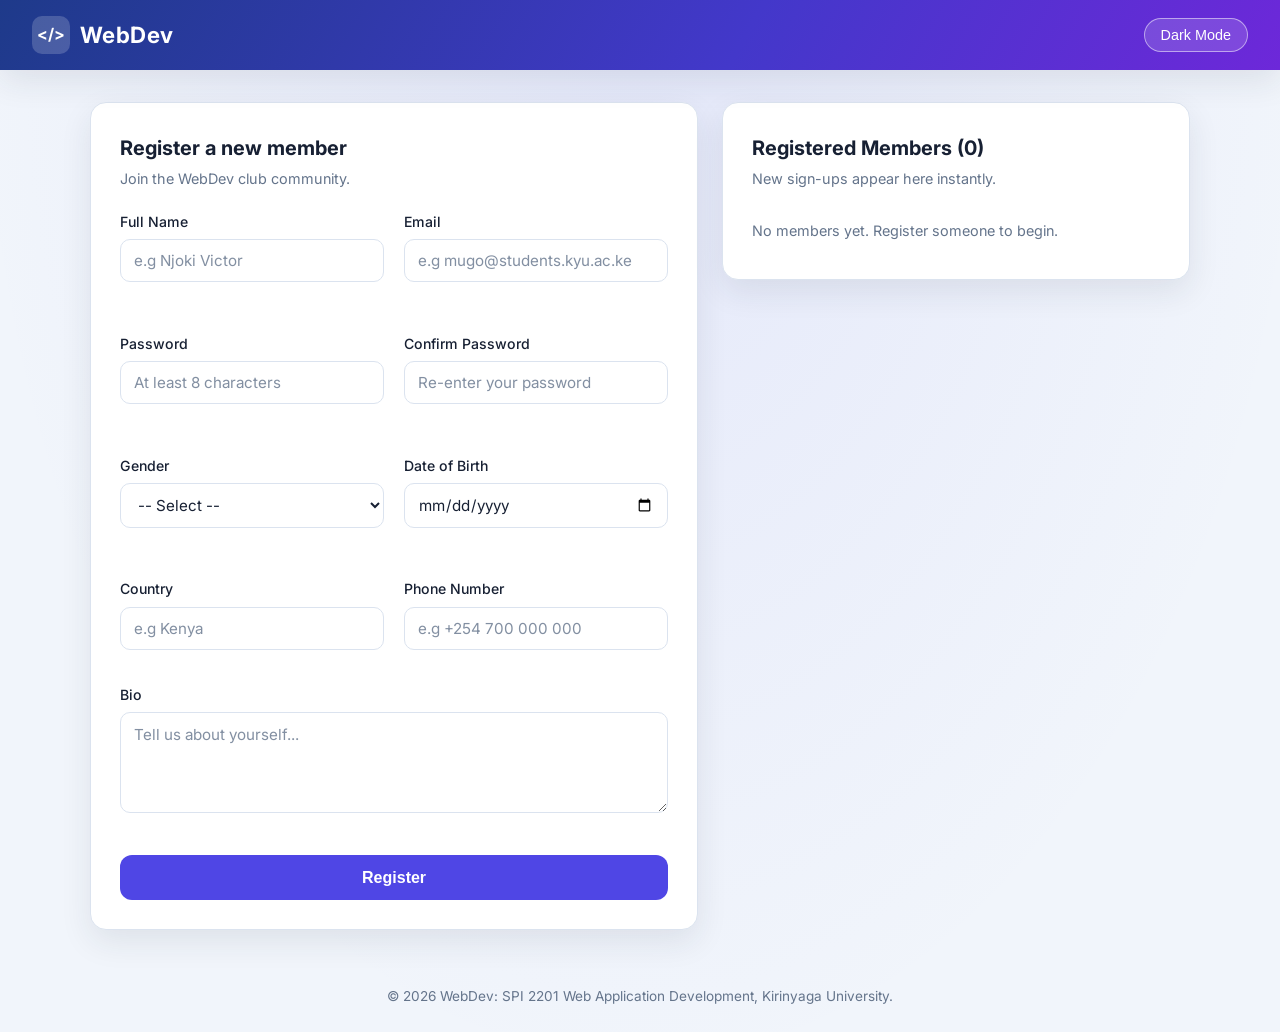
<file: index.html>
<!DOCTYPE html>
<html lang="en">
<head>
    <meta charset="UTF-8">
    <meta name="viewport" content="width=device-width, initial-scale=1.0">
    <title>WebDev-Registration</title>
    <link rel="preconnect" href="https://fonts.googleapis.com">
    <link href="https://fonts.googleapis.com/css2?family=Inter:wght@400;500;600;700&display=swap" rel="stylesheet">
    <link rel="stylesheet" href="style.css">
</head>
<body>
    <header class="site-header">
        <div class="brand">
            <span class="logo">&lt;/&gt;</span>
            <h1>WebDev</h1>
        </div>
        <button id="theme" class="theme-btn" type="button" aria-pressed="false">Dark Mode</button>
    </header>

    <main class="container">
        <section class="card">
            <h2>Register a new member</h2>
            <p class="subtitle">Join the WebDev club community.</p>

            <form id="regform" novalidate>
                <div class="grid-2">
                    <div class="field">
                        <label for="name">Full Name</label>
                        <input type="text" id="name" placeholder="e.g Njoki Victor" autocomplete="name" required>
                        <small class="error" id="nameError"></small>
                    </div>
                    <div class="field">
                        <label for="email">Email</label>
                        <input type="email" id="email" placeholder="e.g mugo@students.kyu.ac.ke" autocomplete="email" required>
                        <small class="error" id="emailError"></small>
                    </div>
                    <div class="field">
                        <label for="password">Password</label>
                        <input type="password" id="password" placeholder="At least 8 characters" autocomplete="new-password" required>
                        <small class="error" id="passwordError"></small>
                    </div>
                    <div class="field">
                        <label for="confirm-password">Confirm Password</label>
                        <input type="password" id="confirm-password" placeholder="Re-enter your password" autocomplete="new-password" required>
                        <small class="error" id="confirmError"></small>
                    </div>
                    <div class="field">
                        <label for="gender">Gender</label>
                        <select id="gender" required>
                            <option value="">-- Select --</option>
                            <option value="male">Male</option>
                            <option value="female">Female</option>
                            <option value="other">Other</option>
                        </select>
                        <small class="error" id="genderError"></small>
                    </div>
                    <div class="field">
                        <label for="dob">Date of Birth</label>
                        <input type="date" id="dob" required>
                        <small class="error" id="dobError"></small>
                    </div>
                    <div class="field">
                        <label for="country">Country</label>
                        <input type="text" id="country" placeholder="e.g Kenya" autocomplete="country-name" required>
                        <small class="error" id="countryError"></small>
                    </div>
                    <div class="field">
                        <label for="phone">Phone Number</label>
                        <input type="tel" id="phone" placeholder="e.g +254 700 000 000" autocomplete="tel" required>
                        <small class="error" id="phoneError"></small>
                    </div>
                </div>

                <div class="field">
                    <label for="bio">Bio</label>
                    <textarea id="bio" rows="4" placeholder="Tell us about yourself..."></textarea>
                    <small class="error" id="bioError"></small>
                </div>

                <button type="submit" class="submit-btn">Register</button>
                <p id="successMsg" class="success hidden" role="status" aria-live="polite"></p>
            </form>
        </section>

        <section class="card">
            <h2>Registered Members (<span id="count">0</span>)</h2>
            <p class="subtitle">New sign-ups appear here instantly.</p>
            <ul id="memberList" class="member-list">
                <li class="empty" id="emptyNote">No members yet. Register someone to begin.</li>
            </ul>
        </section>
    </main>

    <footer class="site-footer">
        <p>&copy; 2026 WebDev: SPI 2201 Web Application Development, Kirinyaga University.</p>
    </footer>

    <script src="script.js" defer></script>
</body>
</html>
</file>
<file: style.css>
:root {
  color-scheme: light;
  --primary: #4f46e5;
  --primary-dark: #3730a3;
  --accent: #0f766e;
  --bg: #f1f5fb;
  --card-bg: #ffffff;
  --text: #172033;
  --muted: #64748b;
  --border: #dbe3ef;
  --error: #b91c1c;
  --success: #15803d;
  --radius: 16px;
  --shadow: 0 12px 32px rgba(30, 41, 59, 0.09);
}

* {
  margin: 0;
  padding: 0;
  box-sizing: border-box;
}

body {
  font-family: 'Inter', 'Segoe UI', Arial, sans-serif;
  line-height: 1.6;
  background:
    radial-gradient(ellipse at 50% 0, rgba(99, 102, 241, 0.09), transparent 42rem),
    var(--bg);
  color: var(--text);
  min-height: 100vh;
  transition: background 0.3s ease, color 0.3s ease;
}

/* ---- Header: gradient + flexbox ---- */
.site-header {
  display: flex;
  justify-content: space-between;
  align-items: center;
  padding: 1rem 2rem;
  background: linear-gradient(120deg, #1e3a8a 0%, #4338ca 58%, #6d28d9 100%);
  color: #fff;
  box-shadow: var(--shadow);
  position: sticky;
  top: 0;
  z-index: 10;
}

.brand { display: flex; align-items: center; gap: 0.6rem; }
.brand h1 { font-size: 1.4rem; font-weight: 700; letter-spacing: 0.5px; }
.logo {
  display: inline-grid;
  place-items: center;
  width: 38px; height: 38px;
  background: rgba(255, 255, 255, 0.18);
  border-radius: 10px;
  font-weight: 700;
}

.theme-btn {
  background: rgba(255, 255, 255, 0.15);
  color: #fff;
  border: 1px solid rgba(255, 255, 255, 0.5);
  padding: 0.5rem 1rem;
  border-radius: 999px;
  cursor: pointer;
  font-size: 0.9rem;
  font-weight: 500;
  transition: background 0.2s ease, transform 0.1s ease;
}
.theme-btn:hover { background: rgba(255, 255, 255, 0.3); }
.theme-btn:active { transform: scale(0.96); }
.theme-btn:focus-visible, .submit-btn:focus-visible, .member-item .remove:focus-visible {
  outline: 3px solid #a5b4fc;
  outline-offset: 3px;
}

/* ---- Layout: two cards side by side (CSS Grid) ---- */
.container {
  width: min(1100px, 92%);
  margin: 2rem auto;
  display: grid;
  grid-template-columns: 1.3fr 1fr;
  gap: 1.5rem;
  align-items: start;
}

/* ---- Card ---- */
.card {
  background: var(--card-bg);
  padding: 1.8rem;
  border-radius: var(--radius);
  box-shadow: var(--shadow);
  border: 1px solid var(--border);
  transition: background-color 0.3s ease, border-color 0.3s ease, box-shadow 0.2s ease;
}
.card h2 { font-size: 1.25rem; margin-bottom: 0.2rem; }
.subtitle { color: var(--muted); font-size: 0.9rem; margin-bottom: 1.3rem; }

/* ---- Two-column field grid inside the form ---- */
.grid-2 {
  display: grid;
  grid-template-columns: 1fr 1fr;
  gap: 1rem 1.2rem;
}

.field { margin-bottom: 1rem; display: flex; flex-direction: column; }
.field label { font-weight: 500; font-size: 0.88rem; margin-bottom: 0.35rem; }

input, select, textarea {
  width: 100%;
  padding: 0.7rem 0.85rem;
  border: 1px solid var(--border);
  border-radius: 10px;
  font-size: 0.95rem;
  font-family: inherit;
  background: var(--card-bg);
  color: var(--text);
  transition: border-color 0.2s ease, box-shadow 0.2s ease;
}
input::placeholder, textarea::placeholder { color: var(--muted); opacity: 0.8; }
input:focus, select:focus, textarea:focus {
  outline: none;
  border-color: var(--primary);
  box-shadow: 0 0 0 3px rgba(79, 70, 229, 0.15);
}
textarea { resize: vertical; }

/* ---- Submit button ---- */
.submit-btn {
  width: 100%;
  margin-top: 0.5rem;
  padding: 0.85rem;
  background: var(--primary);
  color: #fff;
  border: none;
  border-radius: 12px;
  font-size: 1rem;
  font-weight: 600;
  cursor: pointer;
  transition: background 0.2s ease, transform 0.1s ease;
}
.submit-btn:hover { background: var(--primary-dark); }
.submit-btn:active { transform: translateY(1px); }

/* ---- Status messages ---- */
.error { color: var(--error); font-size: 0.78rem; margin-top: 0.25rem; min-height: 0.9rem; }
.success {
  margin-top: 1rem; padding: 0.8rem 1rem;
  background: rgba(21, 128, 61, 0.1);
  color: var(--success);
  border-radius: 10px; font-weight: 600; text-align: center;
}
.hidden { display: none; }

/* Highlight an invalid field */
input.invalid, select.invalid, textarea.invalid {
  border-color: var(--error);
  box-shadow: 0 0 0 3px rgba(220, 38, 38, 0.12);
}

/* ---- Member list ---- */
.member-list { list-style: none; display: flex; flex-direction: column; gap: 0.6rem; }
.member-list .empty { color: var(--muted); font-size: 0.9rem; padding: 0.5rem 0; }
.member-item {
  display: flex;
  justify-content: space-between;
  align-items: center;
  gap: 0.8rem;
  padding: 0.75rem 0.9rem;
  background: var(--bg);
  border: 1px solid var(--border);
  border-radius: 12px;
}
.member-item .info strong { display: block; font-size: 0.95rem; }
.member-item .info span { font-size: 0.8rem; color: var(--muted); }
.member-item .remove {
  background: transparent;
  color: var(--error);
  border: 1px solid var(--error);
  border-radius: 8px;
  padding: 0.3rem 0.65rem;
  cursor: pointer;
  font-size: 0.8rem;
  transition: background 0.2s ease, color 0.2s ease;
}
.member-item .remove:hover { background: var(--error); color: #fff; }

/* ---- Footer ---- */
.site-footer {
  text-align: center;
  padding: 1.5rem;
  color: var(--muted);
  font-size: 0.85rem;
}

/* ---- Dark theme: JS adds class 'dark' to <body> ---- */
body.dark {
  color-scheme: dark;
  --bg: #0f172a;
  --card-bg: #1e293b;
  --text: #e2e8f0;
  --muted: #a8b3c5;
  --border: #334155;
  --primary: #4f46e5;
  --primary-dark: #4338ca;
  --error: #f87171;
  --success: #4ade80;
  --shadow: 0 14px 36px rgba(2, 6, 23, 0.28);
}
body.dark .site-header {
  background: linear-gradient(120deg, #111827 0%, #312e81 58%, #4c1d95 100%);
}
body.dark .success { background: rgba(74, 222, 128, 0.12); }

/* ---- Responsive: stack to one column on small screens ---- */
@media (max-width: 860px) {
  .container { grid-template-columns: 1fr; }
}
@media (max-width: 520px) {
  .grid-2 { grid-template-columns: 1fr; }
  .site-header { padding: 1rem; }
}
</file>
